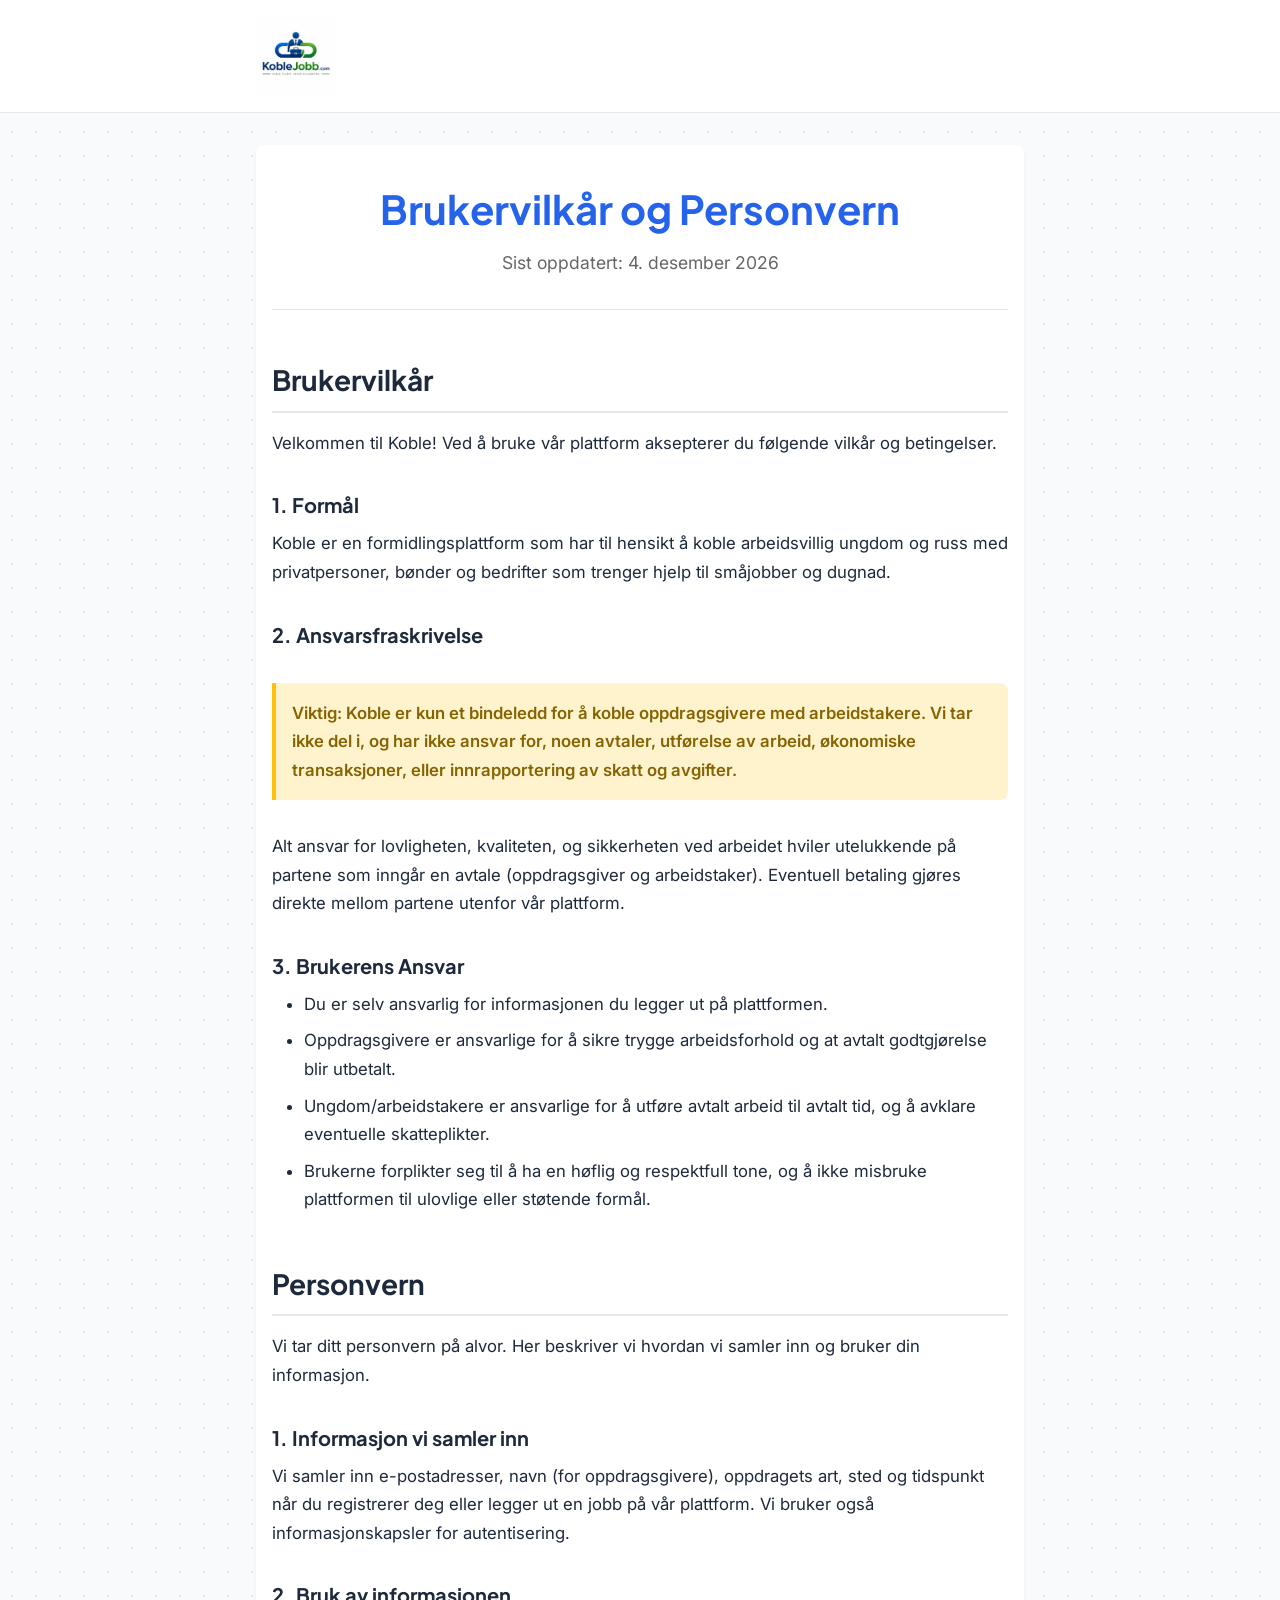
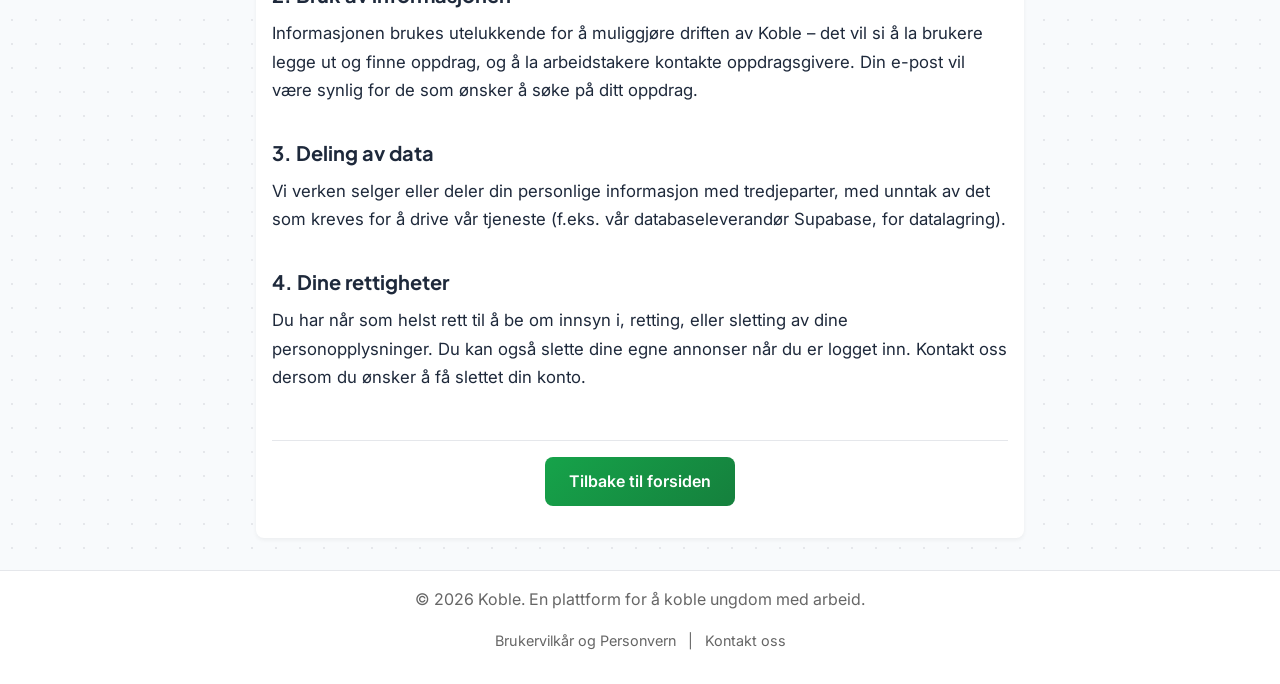
<file: terms.html>
<!DOCTYPE html>
<html lang="no">
<head>
    <script src="theme.js"></script>
    <link rel="icon" type="image/png" href="./logo.png">
    <meta charset="UTF-8">
    <meta name="viewport" content="width=device-width, initial-scale=1.0">
    <title>Brukervilkår og Personvern - Koble</title>
    <!-- Import Inter Font for a clean, professional typography -->
    <link rel="preconnect" href="https://fonts.googleapis.com">
    <link rel="preconnect" href="https://fonts.gstatic.com" crossorigin>
    <link href="https://fonts.googleapis.com/css2?family=Inter:wght@400;600;700&display=swap" rel="stylesheet">
    <link rel="stylesheet" href="style.css">
    <link rel="stylesheet" href="terms.css">
</head>
<body>
    <header>
        <div class="container header-content">
            <h1 id="logo-title"><a href="index.html" class="logo"><img src="./logo.png" alt="Koble Logo"></a></h1>
        </div>
    </header>

    <main class="container">
        <div class="terms-container">
            <div class="terms-header">
                <h1>Brukervilkår og Personvern</h1>
                <p>Sist oppdatert: <span id="current-date">Oktober 2023</span></p>
            </div>

            <section class="terms-section">
                <h2>Brukervilkår</h2>
                <p>Velkommen til Koble! Ved å bruke vår plattform aksepterer du følgende vilkår og betingelser.</p>

                <h3>1. Formål</h3>
                <p>Koble er en formidlingsplattform som har til hensikt å koble arbeidsvillig ungdom og russ med privatpersoner, bønder og bedrifter som trenger hjelp til småjobber og dugnad.</p>

                <h3>2. Ansvarsfraskrivelse</h3>
                <div class="disclaimer-box">
                    <p>Viktig: Koble er kun et bindeledd for å koble oppdragsgivere med arbeidstakere. Vi tar ikke del i, og har ikke ansvar for, noen avtaler, utførelse av arbeid, økonomiske transaksjoner, eller innrapportering av skatt og avgifter.</p>
                </div>
                <p>Alt ansvar for lovligheten, kvaliteten, og sikkerheten ved arbeidet hviler utelukkende på partene som inngår en avtale (oppdragsgiver og arbeidstaker). Eventuell betaling gjøres direkte mellom partene utenfor vår plattform.</p>

                <h3>3. Brukerens Ansvar</h3>
                <ul>
                    <li>Du er selv ansvarlig for informasjonen du legger ut på plattformen.</li>
                    <li>Oppdragsgivere er ansvarlige for å sikre trygge arbeidsforhold og at avtalt godtgjørelse blir utbetalt.</li>
                    <li>Ungdom/arbeidstakere er ansvarlige for å utføre avtalt arbeid til avtalt tid, og å avklare eventuelle skatteplikter.</li>
                    <li>Brukerne forplikter seg til å ha en høflig og respektfull tone, og å ikke misbruke plattformen til ulovlige eller støtende formål.</li>
                </ul>
            </section>

            <section class="terms-section">
                <h2>Personvern</h2>
                <p>Vi tar ditt personvern på alvor. Her beskriver vi hvordan vi samler inn og bruker din informasjon.</p>

                <h3>1. Informasjon vi samler inn</h3>
                <p>Vi samler inn e-postadresser, navn (for oppdragsgivere), oppdragets art, sted og tidspunkt når du registrerer deg eller legger ut en jobb på vår plattform. Vi bruker også informasjonskapsler for autentisering.</p>

                <h3>2. Bruk av informasjonen</h3>
                <p>Informasjonen brukes utelukkende for å muliggjøre driften av Koble – det vil si å la brukere legge ut og finne oppdrag, og å la arbeidstakere kontakte oppdragsgivere. Din e-post vil være synlig for de som ønsker å søke på ditt oppdrag.</p>

                <h3>3. Deling av data</h3>
                <p>Vi verken selger eller deler din personlige informasjon med tredjeparter, med unntak av det som kreves for å drive vår tjeneste (f.eks. vår databaseleverandør Supabase, for datalagring). </p>

                <h3>4. Dine rettigheter</h3>
                <p>Du har når som helst rett til å be om innsyn i, retting, eller sletting av dine personopplysninger. Du kan også slette dine egne annonser når du er logget inn. Kontakt oss dersom du ønsker å få slettet din konto.</p>
            </section>

            <div class="back-link-container">
                <a href="index.html" class="btn btn-secondary">Tilbake til forsiden</a>
            </div>
        </div>
    </main>

    <footer>
        <div class="container">
            <p>&copy; 2026 Koble. En plattform for å koble ungdom med arbeid.</p>
            <p style="margin-top: 0.5rem; font-size: 0.9rem;">
                <a href="terms.html" style="color: var(--text-light); text-decoration: none;">Brukervilkår og Personvern</a>
                <span style="color: var(--text-light); margin: 0 0.5rem;">|</span>
                <a href="kontakt.html" style="color: var(--text-light); text-decoration: none;">Kontakt oss</a>
            </p>

        </div>
    </footer>

    <script>
        // Set the current date dynamically for the "Sist oppdatert" field
        const options = { year: 'numeric', month: 'long', day: 'numeric' };
        document.getElementById('current-date').textContent = new Date().toLocaleDateString('no-NO', options);
    </script>
</body>
</html>
</file>
<file: style.css>
@import url('https://fonts.googleapis.com/css2?family=Plus+Jakarta+Sans:wght@400;600;700;800&display=swap');

/*
 * CSS Variables for a clean, professional design system.
 * By using variables, we can easily maintain consistency and make sweeping
 * changes (like supporting dark mode) in the future simply by updating these roots.
 */
:root {

    /* Color Palette */
    --bg-pattern-color: #e5e7eb;
    --bg-color: #F8FAFC;
    --card-bg: #ffffff;

    --border-color: #e5e7eb;

    --primary-color: #2563EB;       /* Electric blue */
    --primary-hover: #1D4ED8;
    --secondary-color: #28a745;     /* Action-oriented green */
    --secondary-hover: #218838;
    --text-color: #1E293B;          /* Dark slate/charcoal */
    --text-light: #666666;



    --error-color: #dc3545;
    --success-color: #28a745;

    /* Shadows */
    --card-shadow: 0 4px 6px -1px rgba(0, 0, 0, 0.05);
    --card-shadow-hover: 0 10px 15px -3px rgba(0, 0, 0, 0.1);

    /* Category Colors */
    --cat-gardsarbeid-bg: #e6f4ea;
    --cat-gardsarbeid-text: #1e8e3e;
    --cat-vedlikehold-bg: #e8f0fe;
    --cat-vedlikehold-text: #1967d2;
    --cat-hushjelp-bg: #fce8e6;
    --cat-hushjelp-text: #d93025;
    --cat-russedugnad-bg: #fef7e0;
    --cat-russedugnad-text: #b06000;
    --cat-dugnadsbytte-bg: #fff7ed;
    --cat-dugnadsbytte-text: #c2410c;
    --cat-annet-bg: #f3f2f1;
    --cat-annet-text: #323130;

    /* Spacing & Typography */
    --spacing-sm: 0.5rem;
    --spacing-md: 1rem;
    --spacing-lg: 2rem;
    --border-radius: 8px;
    --font-family: 'Inter', -apple-system, BlinkMacSystemFont, "Segoe UI", Roboto, Helvetica, Arial, sans-serif;
}

:root[data-theme="dark"] {
    --bg-pattern-color: #333333;
    --bg-color: #121212;
    --card-bg: #1E1E1E;
    --text-color: #E0E0E0;
    --text-light: #A0A0A0;
    --border-color: #333333;

    /* Modify category colors for dark mode to be less bright and more readable */
    --cat-gardsarbeid-bg: #143521;
    --cat-gardsarbeid-text: #6ce99a;
    --cat-vedlikehold-bg: #102958;
    --cat-vedlikehold-text: #8fbdf8;
    --cat-hushjelp-bg: #4f1712;
    --cat-hushjelp-text: #fc948c;
    --cat-russedugnad-bg: #4a2c00;
    --cat-russedugnad-text: #fdc363;
    --cat-dugnadsbytte-bg: #4a1900;
    --cat-dugnadsbytte-text: #fb9a6e;
    --cat-annet-bg: #2d2d2d;
    --cat-annet-text: #d4d4d4;

    --card-shadow: 0 4px 6px -1px rgba(0, 0, 0, 0.5);
    --card-shadow-hover: 0 10px 15px -3px rgba(0, 0, 0, 0.7);
}


/* Base Reset & Typography */
* {
    box-sizing: border-box;
    margin: 0;
    padding: 0;
}

body {
    font-family: var(--font-family);
    color: var(--text-color);
    background-color: var(--bg-color);
    background-image: radial-gradient(var(--bg-pattern-color) 1px, transparent 1px);
    background-size: 24px 24px;
    line-height: 1.6;
    display: flex;
    flex-direction: column;
    min-height: 100vh;
}

h1, h2, h3 {
    font-family: 'Plus Jakarta Sans', sans-serif;
    margin-bottom: var(--spacing-md);
    color: var(--text-color);
}

p {
    margin-bottom: var(--spacing-md);
}

/* Layout Containers */
.container {
    width: 100%;
    max-width: 800px;
    margin: 0 auto;
    padding: 0 var(--spacing-md);
}

header {
    background-color: var(--card-bg);
    border-bottom: 1px solid var(--border-color);
    padding: var(--spacing-md) 0;
}

.header-content {
    display: flex;
    justify-content: space-between;
    align-items: center;
}

header h1 {
    margin: 0;
    color: var(--primary-color);
}

main {
    flex-grow: 1;
    padding: var(--spacing-lg) 0;
}

footer {
    background-color: var(--card-bg);
    border-top: 1px solid var(--border-color);
    text-align: center;
    padding: var(--spacing-md) 0;
    color: var(--text-light);
    margin-top: auto;
}

.social-links {
    display: flex;
    justify-content: center;
    gap: var(--spacing-lg);
    margin-top: var(--spacing-lg);
    margin-bottom: var(--spacing-sm);
}

.social-icon {
    color: var(--text-light);
    transition: all 0.2s ease-in-out;
    display: flex;
    align-items: center;
    justify-content: center;
    padding: var(--spacing-sm);
    border-radius: var(--border-radius);
}

.social-icon svg {
    width: 32px;
    height: 32px;
    transition: transform 0.2s ease-in-out;
}

.social-icon:hover {
    color: var(--text-color);
    background-color: var(--bg-pattern-color);
    transform: scale(1.1);
}


/* Utility Classes */
.hidden {
    display: none !important;
}

/* Views */
.view {
    background-color: var(--card-bg);
    padding: var(--spacing-lg);
    border-radius: var(--border-radius);
    box-shadow: var(--card-shadow);
    margin-bottom: var(--spacing-lg);
}

/* Buttons */
.btn {
    display: inline-block;
    padding: 0.75rem 1.5rem;
    font-size: 1rem;
    font-weight: 600;
    text-align: center;
    text-decoration: none;
    border: none;
    border-radius: var(--border-radius);
    cursor: pointer;
    transition: all 0.2s ease;
}

.btn:disabled {
    opacity: 0.65;
    cursor: not-allowed;
}

.btn:focus-visible,
.modal-close:focus-visible {
    outline: 2px solid var(--primary-color);
    outline-offset: 2px;
}

.btn:hover:not(:disabled) {
    transform: translateY(-2px);
    box-shadow: 0 4px 6px rgba(0,0,0,0.1);
}

.btn:active:not(:disabled) {
    transform: translateY(0) scale(0.97);
    box-shadow: none;
}

.btn-primary {
    background: linear-gradient(135deg, #2563eb, #1d4ed8);
    color: white;
    transition: filter 0.2s ease, transform 0.2s ease;
}

.btn-primary:hover:not(:disabled) {
    filter: brightness(1.1);
    transform: scale(1.02);
    box-shadow: 0 6px 12px rgba(0,0,0,0.15);
}

.btn-secondary {
    background: linear-gradient(135deg, #16a34a, #15803d);
    color: white;
    transition: filter 0.2s ease, transform 0.2s ease;
}

.btn-secondary:hover:not(:disabled) {
    filter: brightness(1.1);
    transform: scale(1.02);
    box-shadow: 0 6px 12px rgba(0,0,0,0.15);
}

.btn-outline {
    background-color: transparent;
    border: 2px solid var(--secondary-color);
    color: var(--secondary-color);
    padding: calc(0.75rem - 2px) calc(1.5rem - 2px); /* Adjust padding for border */
}

.btn-outline:hover:not(:disabled) {
    background-color: var(--secondary-color);
    color: white;
}

.btn-text {
    background: none;
    border: none;
    color: var(--primary-color);
    font-size: 1rem;
    font-weight: 600;
    cursor: pointer;
    padding: var(--spacing-sm) var(--spacing-md);
}

.btn-text:hover {
    text-decoration: underline;
}

/* Role Selection Buttons */
.role-buttons {
    display: flex;
    gap: var(--spacing-md);
    margin-top: var(--spacing-lg);
}

@media (max-width: 600px) {
    .hero-section {
        padding: var(--spacing-lg) var(--spacing-md);
    }

    .hero-section h1 {
        font-size: 2rem;
    }

    .role-buttons {
        flex-direction: column;
        width: 100%;
    }

    .role-buttons .btn {
        width: 100%;
    }

    header .container {
        flex-direction: column;
        gap: var(--spacing-sm);
    }

    #main-nav {
        display: flex;
        flex-direction: row; /* Keep elements inline */
        gap: var(--spacing-sm);
        align-items: center;
        justify-content: center;
        width: 100%;
        flex-wrap: wrap; /* allow wrap if too small */
    }

    .filter-container {
        flex-direction: column;
        align-items: stretch;
    }
}

/* Forms */
.form-container {
    display: flex;
    flex-direction: column;
    gap: var(--spacing-md);
}

/* Modern Job Post Form Styles */
.job-post-modern-form {
    background: var(--card-bg);
    padding: 2rem;
    border-radius: 12px;
    box-shadow: var(--card-shadow);
    display: flex;
    flex-direction: column;
    gap: 2rem; /* Spacing between sections */
    border: 1px solid var(--border-color);
}

.form-section {
    display: flex;
    flex-direction: column;
    gap: 1rem;
}

.form-section-title {
    font-size: 1.1rem;
    color: var(--text-color);
    margin-bottom: 0.5rem;
    padding-bottom: 0.5rem;
    border-bottom: 1px solid var(--border-color);
    font-weight: 700;
}

.form-row {
    display: grid;
    gap: 1rem;
    grid-template-columns: 1fr; /* Mobile default */
}

@media (min-width: 768px) {
    .form-row {
        grid-template-columns: 1fr 1fr; /* Desktop side-by-side */
    }
}

/* Modern Checkbox Cards */
.visually-hidden {
    position: absolute;
    width: 1px;
    height: 1px;
    padding: 0;
    margin: -1px;
    overflow: hidden;
    clip: rect(0, 0, 0, 0);
    white-space: nowrap;
    border: 0;
}

.modern-checkbox-card {
    cursor: pointer;
    display: block;
    width: 100%;
}

.checkbox-card-content {
    display: flex;
    align-items: center;
    gap: 0.75rem;
    padding: 1rem;
    background: var(--bg-color);
    border: 1px solid var(--border-color);
    border-radius: 8px;
    transition: all 0.2s ease;
    font-weight: 600;
    color: var(--text-color);
}

.modern-checkbox-card:hover .checkbox-card-content {
    border-color: #d1d5db;
    background: var(--border-color);
}

/* Checked state targeting */
input[type="checkbox"].visually-hidden:checked + .checkbox-card-content {
    border-color: var(--primary-color);
    background: rgba(37, 99, 235, 0.05); /* very subtle blue tint */
    box-shadow: 0 0 0 1px var(--primary-color);
}
input[type="checkbox"].visually-hidden:focus + .checkbox-card-content {
    box-shadow: 0 0 0 3px rgba(37, 99, 235, 0.3);
}

.form-group {
    display: flex;
    flex-direction: column;
}

.form-group label {
    font-weight: 600;
    margin-bottom: var(--spacing-sm);
}

input[type="text"],
input[type="email"],
select,
textarea {
    padding: 0.75rem;
    border: 1px solid var(--border-color);
    border-radius: var(--border-radius);
    font-family: var(--font-family);
    font-size: 1rem;
}

input:focus,
select:focus,
textarea:focus {
    outline: none;
    border-color: var(--primary-color);
    box-shadow: 0 0 0 2px rgba(0, 86, 179, 0.2);
}

.input-error {
    border-color: var(--error-color) !important;
}

.input-error:focus {
    box-shadow: 0 0 0 3px rgba(220,53,69,0.1) !important;
}

.error-text {
    color: var(--error-color);
    font-size: 0.8rem;
    margin-top: 0.25rem;
    display: none;
}

.error-text.show {
    display: block;
}

.success-message {
    color: var(--success-color);
    font-weight: 600;
    margin-top: var(--spacing-md);
    padding: var(--spacing-md);
    background-color: rgba(40, 167, 69, 0.1);
    border-radius: var(--border-radius);
}

/* Youth View & Job Board */
.filter-container {
    margin-bottom: 0;
    display: flex;
    align-items: center;
    gap: var(--spacing-md);
}

.job-board {
    display: flex;
    flex-direction: column;
    gap: 1.5rem;
}

@keyframes slideUpFade {
    from {
        opacity: 0;
        transform: translateY(16px);
    }
    to {
        opacity: 1;
        transform: translateY(0);
    }
}

.job-card {
    border: 1px solid var(--border-color);
    border-radius: var(--border-radius);
    padding: 1.5rem;
    background-color: var(--card-bg);
    box-shadow: var(--card-shadow);
    transition: transform 0.2s ease-in-out, box-shadow 0.2s ease-in-out;
    animation: slideUpFade 0.4s cubic-bezier(0.16, 1, 0.3, 1) forwards;
}

.job-card:hover {
    transform: translateY(-4px);
    box-shadow: 0 12px 24px rgba(0, 0, 0, 0.08);
}

.job-card h3 {
    margin-bottom: var(--spacing-sm);
    font-weight: 700;
    font-size: 1.25rem;
}

.job-card p.location,
.job-card p.pay,
.job-card p.date,
.job-card p.phone,
.job-card p.employer {
    color: #6b7280;
    font-size: 0.95rem;
    margin-bottom: 0.5rem;
}

.card-badges {
    display: flex;
    flex-wrap: wrap;
    gap: 0.5rem;
    margin-bottom: 1rem;
}

.badge {
    display: inline-block;
    padding: 0.35rem 0.75rem;
    font-size: 0.85rem;
    font-weight: 600;
    border-radius: 9999px; /* Pill shape */
    margin-bottom: var(--spacing-sm);
    /* Default fallback colors */
    background-color: var(--cat-annet-bg);
    color: var(--cat-annet-text);
}

.badge-gardsarbeid { background-color: var(--cat-gardsarbeid-bg); color: var(--cat-gardsarbeid-text); }
.badge-vedlikehold { background-color: var(--cat-vedlikehold-bg); color: var(--cat-vedlikehold-text); }
.badge-hushjelp { background-color: var(--cat-hushjelp-bg); color: var(--cat-hushjelp-text); }
.badge-russedugnad { background-color: var(--cat-russedugnad-bg); color: var(--cat-russedugnad-text); }
.badge-dugnadsbytte { background-color: var(--cat-dugnadsbytte-bg); color: var(--cat-dugnadsbytte-text); border: 1px solid #fed7aa; }
.badge-annet { background-color: var(--cat-annet-bg); color: var(--cat-annet-text); }

.worker-card {
    background-color: var(--card-bg);
    border: 1px solid var(--border-color);
    box-shadow: 0 4px 6px -1px rgba(0, 0, 0, 0.05);
    border-radius: 12px;
}

.worker-card h3 {
    color: var(--text-dark);
}

.worker-badge {
    background-color: #e9d8fd;
    color: #44337a;
}

.btn-borderless-icon {
    background: transparent;
    border: none;
    padding: 0.5rem;
    border-radius: 50%;
    cursor: pointer;
    display: inline-flex;
    align-items: center;
    justify-content: center;
    transition: background-color 0.2s, color 0.2s, opacity 0.2s;
}

.btn-borderless-icon:hover {
    background-color: var(--border-color);
    opacity: 0.8;
}

.job-card p {
    margin-bottom: var(--spacing-sm);
}

.job-card .description {
    margin-top: var(--spacing-md);
    margin-bottom: var(--spacing-md);
    color: var(--text-light);
    white-space: pre-wrap;
}

/* --- Landing Page Specific Styles --- */
.landing-view {
    /* Extending the base view styling, but centering text for the hero */
    background-color: transparent;
    padding: 0;
    border-radius: 0;
    box-shadow: none;
    margin-bottom: var(--spacing-lg);
}

.hero-section {
    text-align: center;
    background-color: var(--card-bg);
    background-image: radial-gradient(circle at 50% 0%, rgba(37, 99, 235, 0.04) 0%, rgba(255, 255, 255, 0) 70%);
    padding: calc(var(--spacing-lg) * 2) var(--spacing-lg);
    border-radius: var(--border-radius);
    box-shadow: var(--card-shadow);
    margin-bottom: calc(var(--spacing-lg) * 2);
}

.hero-section h1 {
    font-size: 2.5rem;
    color: var(--primary-color);
    margin-bottom: var(--spacing-sm);
}

.hero-section .lead {
    font-size: 1.25rem;
    color: var(--text-light);
    max-width: 600px;
    margin: 0 auto;
}

.hero-social-links {
    display: flex;
    justify-content: center;
    align-items: center;
    gap: var(--spacing-md);
    margin: var(--spacing-md) 0 var(--spacing-lg) 0;
}

.hero-social-links .social-icon {
    color: var(--text-color);
    transition: all 0.2s ease;
    display: inline-flex;
}

.hero-social-links .social-icon svg,
.hero-social-links .social-icon img {
    width: 28px;
    height: 28px;
}

.hero-social-links .social-icon:hover {
    color: var(--primary-color);
    transform: scale(1.1);
}

.btn-lg {
    padding: 1rem 2rem;
    font-size: 1.1rem;
}

.preview-section {
    background-color: var(--card-bg);
    padding: var(--spacing-lg);
    border-radius: var(--border-radius);
    box-shadow: var(--card-shadow);
}

.preview-section h3 {
    text-align: center;
    margin-bottom: var(--spacing-sm);
}

.preview-section > p {
    text-align: center;
    color: var(--text-light);
    margin-bottom: var(--spacing-lg);
}

.preview-cards {
    display: flex;
    gap: var(--spacing-md);
    flex-wrap: wrap;
}

.preview-card {
    flex: 1;
    min-width: 250px; /* Ensures cards stack nicely on very small screens */
    /* Add a subtle visual distinction so they look like 'examples' */
    background-color: var(--card-bg);
    border: 1px solid var(--border-color);
}

/* --- New Feature Styles (Search, Employer Tabs, Toast) --- */

/* Search & Filter Layout */
.filter-container {
    display: flex;
    flex-wrap: wrap;
    gap: var(--spacing-md);
    align-items: center;
}

.search-group, .category-group, .location-group, .sort-group {
    display: flex;
    flex-direction: column;
    flex: 1;
    min-width: 150px;
}

.search-group label, .category-group label, .location-group label, .sort-group label {
    font-weight: 600;
    margin-bottom: var(--spacing-sm);
}

.sr-only {
    position: absolute;
    width: 1px;
    height: 1px;
    padding: 0;
    margin: -1px;
    overflow: hidden;
    clip: rect(0, 0, 0, 0);
    white-space: nowrap;
    border-width: 0;
}

/* Dashboard Controls */
.dashboard-controls {
    background-color: var(--bg-pattern-color);
    padding: var(--spacing-md);
    border-radius: var(--border-radius);
    display: flex;
    flex-direction: column;
    gap: var(--spacing-md);
    margin-bottom: var(--spacing-lg);
}

/* Employer Tabs */
.employer-tabs {
    display: flex;
    gap: var(--spacing-md);
    margin-bottom: var(--spacing-lg);
    border-bottom: 2px solid var(--border-color);
    padding-bottom: var(--spacing-sm);
}

/* Feed Tabs */
.feed-tabs {
    display: inline-flex;
    gap: var(--spacing-sm);
    margin-bottom: 0;
    background-color: var(--bg-color);
    border-radius: 9999px;
    padding: 4px;
    width: fit-content;
}

.sticky-tabs {
    position: sticky;
    top: 0;
    background-color: var(--card-bg);
    backdrop-filter: blur(8px);
    z-index: 10;
    padding-top: 1rem;
    margin-left: calc(-1 * var(--spacing-lg));
    margin-right: calc(-1 * var(--spacing-lg));
    padding-left: var(--spacing-lg);
    padding-right: var(--spacing-lg);
}

.employer-tabs .btn-text,
.feed-tabs .btn-text {
    padding: var(--spacing-sm) var(--spacing-md);
    color: var(--text-light);
    font-weight: normal;
}

.feed-tabs .btn-text {
    border-radius: 9999px;
}

.employer-tabs .btn-text.active-tab {
    color: var(--primary-color);
    font-weight: bold;
    border-bottom: 3px solid var(--primary-color);
    margin-bottom: calc(-1 * var(--spacing-sm) - 2px); /* overlap border */
}

.feed-tabs .btn-text.active-tab {
    color: var(--primary-color);
    font-weight: bold;
    background-color: var(--card-bg);
    border-radius: 9999px;
    box-shadow: var(--card-shadow);
}

/* Danger Button */
.btn-danger {
    background-color: var(--error-color);
    color: white;
}
.btn-danger:hover {
    background-color: #c82333;
}

/* Toast Notification */
.toast {
    position: fixed;
    bottom: 20px;
    right: 20px;
    background-color: var(--success-color);
    color: white;
    padding: var(--spacing-md) var(--spacing-lg);
    border-radius: var(--border-radius);
    box-shadow: 0 4px 6px rgba(0,0,0,0.1);
    z-index: 1000;
    font-weight: bold;
    transition: transform 0.3s ease, opacity 0.3s ease;
}

.toast.hidden {
    display: block !important; /* Override the default .hidden utility for toast */
    transform: translateY(100px);
    opacity: 0;
    pointer-events: none;
}

.toast.toast-error {
    background-color: var(--error-color);
}

/* --- Empty States --- */
.empty-state {
    display: flex;
    flex-direction: column;
    align-items: center;
    justify-content: center;
    text-align: center;
    padding: calc(var(--spacing-lg) * 2) var(--spacing-lg);
    background-color: var(--bg-color);
    border: 2px dashed var(--border-color);
    border-radius: var(--border-radius);
    color: var(--text-light);
    margin-top: var(--spacing-md);
}

.empty-state svg {
    color: #a0aec0;
    margin-bottom: var(--spacing-md);
}

.empty-state p {
    margin-bottom: var(--spacing-md);
    font-size: 1.1rem;
}

/* --- Application Modal --- */
.modal-overlay {
    position: fixed;
    top: 0;
    left: 0;
    width: 100%;
    height: 100%;
    background-color: rgba(0, 0, 0, 0.5); /* Semi-transparent black */
    display: flex;
    justify-content: center;
    align-items: center;
    z-index: 2000;
}

.modal-content {
    background-color: var(--card-bg);
    padding: var(--spacing-lg);
    border-radius: var(--border-radius);
    max-width: 500px;
    width: 90%;
    position: relative;
    box-shadow: 0 10px 25px rgba(0,0,0,0.2);
    max-height: 90vh;
    overflow-y: auto;
}

.modal-close {
    position: absolute;
    top: 15px;
    right: 20px;
    background: none;
    border: none;
    font-size: 1.5rem;
    cursor: pointer;
    color: var(--text-light);
}

.modal-close:hover {
    color: var(--text-color);
}

.contact-info-box {
    background-color: var(--bg-color);
    border: 1px solid var(--border-color);
    padding: var(--spacing-md);
    border-radius: var(--border-radius);
    margin: var(--spacing-md) 0;
}

.copy-group {
    display: flex;
    justify-content: space-between;
    align-items: center;
    margin-top: var(--spacing-sm);
    gap: var(--spacing-sm);
}

.email-display {
    font-family: monospace;
    font-size: 1.1rem;
    background-color: var(--card-bg);
    padding: var(--spacing-sm);
    border: 1px solid var(--border-color);
    border-radius: 4px;
    flex-grow: 1;
    overflow-x: auto;
}

.btn-sm {
    padding: 0.5rem 1rem;
    font-size: 0.9rem;
}

.tips-box {
    margin-top: var(--spacing-md);
}

.tips-box h4 {
    margin-bottom: var(--spacing-sm);
}

.tips-box ul {
    list-style-position: inside;
    color: var(--text-light);
}

.tips-box li {
    margin-bottom: var(--spacing-sm);
}

/* Profile View Styles */
.profile-dashboard-layout {
    display: grid;
    grid-template-columns: 1fr;
    gap: 2rem;
    align-items: start;
    margin-top: 1rem;
}

@media (min-width: 768px) {
    .profile-dashboard-layout {
        grid-template-columns: 1fr 1fr;
    }
}

.profile-settings-section, .profile-workers-section {
    width: 100%;
}

.profile-settings-section h3, .profile-workers-section h3 {
    margin-bottom: 1rem;
    color: var(--text-color);
}

.profile-card {
    background-color: var(--card-bg);
    padding: 2.5rem;
    border-radius: 12px;
    box-shadow: 0 10px 25px rgba(0, 0, 0, 0.05);
    border: none;
    max-width: 500px;
    margin-top: 1rem;
    transition: transform 0.2s ease-in-out, box-shadow 0.2s ease-in-out;
    animation: slideUpFade 0.4s cubic-bezier(0.16, 1, 0.3, 1) forwards;
}

.profile-card:hover {
    transform: translateY(-4px);
    box-shadow: 0 12px 24px rgba(0, 0, 0, 0.08);
}

/* Navigation Auth State */
#nav-user-info {
    display: flex;
    align-items: center;
    gap: 1rem;
    margin-left: 1rem;
}

#nav-user-info.hidden {
    display: none !important;
}

/* Fix Nav Layout */
#main-nav {
    display: flex;
    align-items: center;
}

/* Logo Title */
#logo-title {
    cursor: pointer;
    transition: opacity 0.2s;
}

#logo-title:hover {
    opacity: 0.8;
}

/* Group Friendly Badge */
.badge-group-friendly {
    background-color: #dbeafe; /* Light blue */
    color: #1e40af; /* Dark blue text */
    border: 1px solid #bfdbfe;
    display: inline-flex;
    align-items: center;
    gap: 0.25rem;
}

.badge-group-friendly::before {
    content: "👥";
    font-size: 0.8rem;
}

/* Urgent Badge */
.badge-urgent {
    background-color: #ef4444; /* Red 500 */
    color: white;
    font-weight: 700;
    border: 1px solid #dc2626;
    animation: pulse-urgent 2s infinite;
}

@keyframes pulse-urgent {
    0% { box-shadow: 0 0 0 0 rgba(239, 68, 68, 0.4); }
    70% { box-shadow: 0 0 0 6px rgba(239, 68, 68, 0); }
    100% { box-shadow: 0 0 0 0 rgba(239, 68, 68, 0); }
}

/* New Job Badge */
.badge-new {
    background-color: var(--secondary-color);
    color: white;
    font-weight: 600;
    margin-left: 0.5rem;
    padding: 0.15rem 0.4rem;
    font-size: 0.75rem;
    border-radius: var(--border-radius);
    display: inline-block;
    vertical-align: middle;
}

/* Skeleton Loaders */
.skeleton {
    animation: skeleton-loading 1s linear infinite alternate;
    border-radius: var(--border-radius);
}

.skeleton-text {
    height: 1rem;
    margin-bottom: 0.5rem;
    width: 100%;
}

.skeleton-text:last-child {
    margin-bottom: 0;
    width: 80%;
}

@keyframes skeleton-loading {
    0% {
        background-color: hsl(200, 20%, 90%);
    }
    100% {
        background-color: hsl(200, 20%, 95%);
    }
}

/* --- Admin Dashboard Styles --- */
.table-responsive {
    width: 100%;
    overflow-x: auto;
    margin-top: var(--spacing-md);
}

.admin-table {
    width: 100%;
    border-collapse: collapse;
    font-size: 0.95rem;
    text-align: left;
    background-color: var(--card-bg);
    border: 1px solid var(--border-color);
}

.admin-table thead {
    background-color: var(--bg-color);
    border-bottom: 2px solid var(--border-color);
}

.admin-table th,
.admin-table td {
    padding: var(--spacing-sm) var(--spacing-md);
    border-bottom: 1px solid var(--border-color);
}

.admin-table th {
    font-weight: 600;
    color: var(--text-color);
}

.admin-table tbody tr:hover {
    background-color: var(--bg-color);
}

.admin-table .btn-sm {
    padding: 0.25rem 0.5rem;
    font-size: 0.85rem;
}

#admin-login-section {
    max-width: 400px;
    margin: 0 auto;
    padding-top: var(--spacing-lg);
}

#admin-login-section h2 {
    text-align: center;
    margin-bottom: var(--spacing-sm);
}

#admin-login-section p {
    text-align: center;
    color: var(--text-light);
    margin-bottom: var(--spacing-md);
}

/* --- Employer Approval Status Badges --- */
.badge-status-active {
    background-color: var(--cat-gardsarbeid-bg); /* Reuse the subtle green */
    color: var(--cat-gardsarbeid-text);
    border: 1px solid #b7e1cd;
}

.badge-status-pending {
    background-color: #fef3c7; /* Muted yellow/amber */
    color: #92400e;
    border: 1px solid #fde68a;
}

/* Job Status Badges */
.badge-filled {
    background-color: #475569; /* Slate 600 */
    color: var(--card-bg);
    font-size: 0.9rem;
    padding: 0.4rem 0.8rem;
    margin-bottom: var(--spacing-md);
    display: inline-block;
    width: 100%;
    text-align: center;
    border-radius: 4px;
}

.job-card-filled {
    opacity: 0.65;
    filter: grayscale(50%);
    background-color: #f1f5f9; /* Slate 100 */
}

/* Print Styles */
@media print {
    /* Hide everything by default */
    body * {
        visibility: hidden;
    }

    /* Ensure only the PDF export area and its children are visible */
    #pdf-export-area, #pdf-export-area * {
        visibility: visible;
    }

    #pdf-export-area {
        display: block !important;
        position: absolute;
        top: 0;
        left: 0;
        width: 100%;
        margin: 0;
        padding: 20px;
        color: #000;
        background: var(--card-bg);
        z-index: 9999;
    }

    /* Reset body background and margins for print */
    body {
        margin: 0;
        padding: 0;
        background-color: var(--card-bg);
    }

    /* Specifically hide UI components that shouldn't appear anywhere near print output */
    header, nav, footer, button, .modal-overlay, .action-buttons, .calculator-section, #landing-view {
        display: none !important;
    }
}

/* --- Modern Auth Modal Styles --- */
.auth-modal-content {
    max-width: 450px;
    padding: 2.5rem;
    border-radius: 12px;
    box-shadow: 0 10px 25px rgba(0, 0, 0, 0.1);
    background-color: var(--card-bg);
}

.auth-modal-header {
    text-align: center;
    margin-bottom: 2rem;
}

.auth-modal-logo {
    font-size: 2rem;
    font-weight: 800;
    color: var(--primary-color);
    margin-bottom: 1rem;
    letter-spacing: -0.5px;
}

.auth-modal-header h2 {
    font-size: 1.75rem;
    color: var(--text-dark);
    margin-bottom: 0.5rem;
}

.auth-modal-header p {
    color: var(--text-light);
    font-size: 0.95rem;
}

.auth-form-modern .form-group {
    margin-bottom: 1.25rem;
}

.auth-form-modern label {
    font-weight: 600;
    margin-bottom: 0.5rem;
    color: var(--text-dark);
    display: block;
}

.modern-input {
    width: 100%;
    padding: 0.75rem 1rem;
    border: 1px solid var(--border-color);
    border-radius: 8px;
    font-family: inherit;
    font-size: 1rem;
    transition: all 0.2s ease;
    background-color: var(--bg-color);
}

.modern-input:focus {
    outline: none;
    border-color: var(--primary-color);
    box-shadow: 0 0 0 3px rgba(37, 99, 235, 0.2);
    background-color: var(--card-bg);
}

.auth-modal-options {
    display: flex;
    justify-content: space-between;
    align-items: center;
    margin-bottom: 1.5rem;
    font-size: 0.9rem;
}

.remember-me {
    display: flex;
    align-items: center;
    gap: 0.5rem;
    cursor: pointer;
    font-weight: normal;
    margin-bottom: 0;
}

.remember-me input[type="checkbox"] {
    width: 1rem;
    height: 1rem;
    cursor: pointer;
    accent-color: var(--primary-color);
}

.forgot-password {
    color: var(--primary-color);
    text-decoration: none;
    font-weight: 500;
}

.forgot-password:hover {
    text-decoration: underline;
}

.modern-btn {
    width: 100%;
    padding: 0.875rem;
    font-size: 1.05rem;
    font-weight: 600;
    border-radius: 8px;
    background: linear-gradient(135deg, var(--primary-color) 0%, #1d4ed8 100%);
    box-shadow: 0 4px 6px rgba(37, 99, 235, 0.2);
    transition: all 0.2s ease;
}

.modern-btn:hover {
    transform: translateY(-1px);
    box-shadow: 0 6px 8px rgba(37, 99, 235, 0.3);
}

.modern-toggle {
    margin-top: 2rem;
    text-align: center;
    border-top: 1px solid var(--border-color);
    padding-top: 1.5rem;
}

.modern-toggle p {
    color: var(--text-light);
    font-size: 0.95rem;
}

.auth-toggle-text {
    display: flex;
    flex-direction: column;
    align-items: center;
    gap: 0.75rem;
}

.register-btn {
    width: 100%;
    padding: 0.875rem;
    font-size: 1.05rem;
    font-weight: 600;
    border-radius: 8px;
    background-color: transparent;
    border: 2px solid var(--primary-color);
    color: var(--primary-color);
    transition: all 0.2s ease;
}

.register-btn:hover {
    background-color: var(--primary-color);
    color: white;
    transform: translateY(-1px);
    box-shadow: 0 4px 6px rgba(37, 99, 235, 0.2);
}

.modern-toggle .btn-text {
    font-weight: 600;
    color: var(--primary-color);
}

.logo img {
  max-height: 80px;
  width: auto;
  display: block;
}

@media (max-width: 600px) {
  .logo img {
    max-height: 60px;
  }
}

.btn-nav-auth {
    background: linear-gradient(135deg, var(--primary-color) 0%, #1d4ed8 100%);
    color: white;
    padding: 8px 16px;
    border-radius: 8px;
    font-weight: 600;
    border: none;
    transition: filter 0.2s ease, transform 0.2s ease, box-shadow 0.2s ease;
    box-shadow: 0 4px 6px rgba(37, 99, 235, 0.2);
    cursor: pointer;
    text-decoration: none;
    display: inline-block;
}

.btn-nav-auth:hover {
    transform: translateY(-1px);
    box-shadow: 0 6px 8px rgba(37, 99, 235, 0.3);
    filter: brightness(1.1);
    color: white;
}
</file>
<file: terms.css>
/*
 * terms.css
 * Specific styling for the Terms and Privacy page to ensure high readability.
 */

.terms-container {
    max-width: 800px;
    margin: 0 auto;
    padding: var(--spacing-lg) var(--spacing-md);
    background-color: var(--card-bg);
    border-radius: var(--border-radius);
    box-shadow: 0 2px 4px rgba(0,0,0,0.05);
    margin-top: var(--spacing-lg);
    margin-bottom: var(--spacing-lg);
}

.terms-header {
    text-align: center;
    margin-bottom: calc(var(--spacing-lg) * 1.5);
    padding-bottom: var(--spacing-md);
    border-bottom: 1px solid var(--border-color);
}

.terms-header h1 {
    font-size: 2.5rem;
    color: var(--primary-color);
    margin-bottom: var(--spacing-sm);
}

.terms-header p {
    color: var(--text-light);
    font-size: 1.1rem;
}

.terms-section {
    margin-bottom: calc(var(--spacing-lg) * 1.5);
}

.terms-section h2 {
    font-size: 1.75rem;
    color: var(--text-color);
    margin-bottom: var(--spacing-md);
    border-bottom: 2px solid var(--border-color);
    padding-bottom: var(--spacing-sm);
}

.terms-section h3 {
    font-size: 1.25rem;
    color: var(--text-color);
    margin-top: var(--spacing-lg);
    margin-bottom: var(--spacing-sm);
}

.terms-section p, .terms-section li {
    font-size: 1.05rem;
    line-height: 1.7;
    color: var(--text-color);
    margin-bottom: var(--spacing-md);
}

.terms-section ul {
    margin-left: var(--spacing-lg);
    margin-bottom: var(--spacing-md);
}

.terms-section li {
    margin-bottom: var(--spacing-sm);
}

.disclaimer-box {
    background-color: #fff3cd;
    border-left: 4px solid #ffc107;
    padding: var(--spacing-md);
    margin: var(--spacing-lg) 0;
    border-radius: 0 var(--border-radius) var(--border-radius) 0;
}

.disclaimer-box p {
    margin-bottom: 0;
    color: #856404;
    font-weight: 600;
}

.back-link-container {
    text-align: center;
    margin-top: var(--spacing-lg);
    padding-top: var(--spacing-md);
    border-top: 1px solid var(--border-color);
}
</file>
